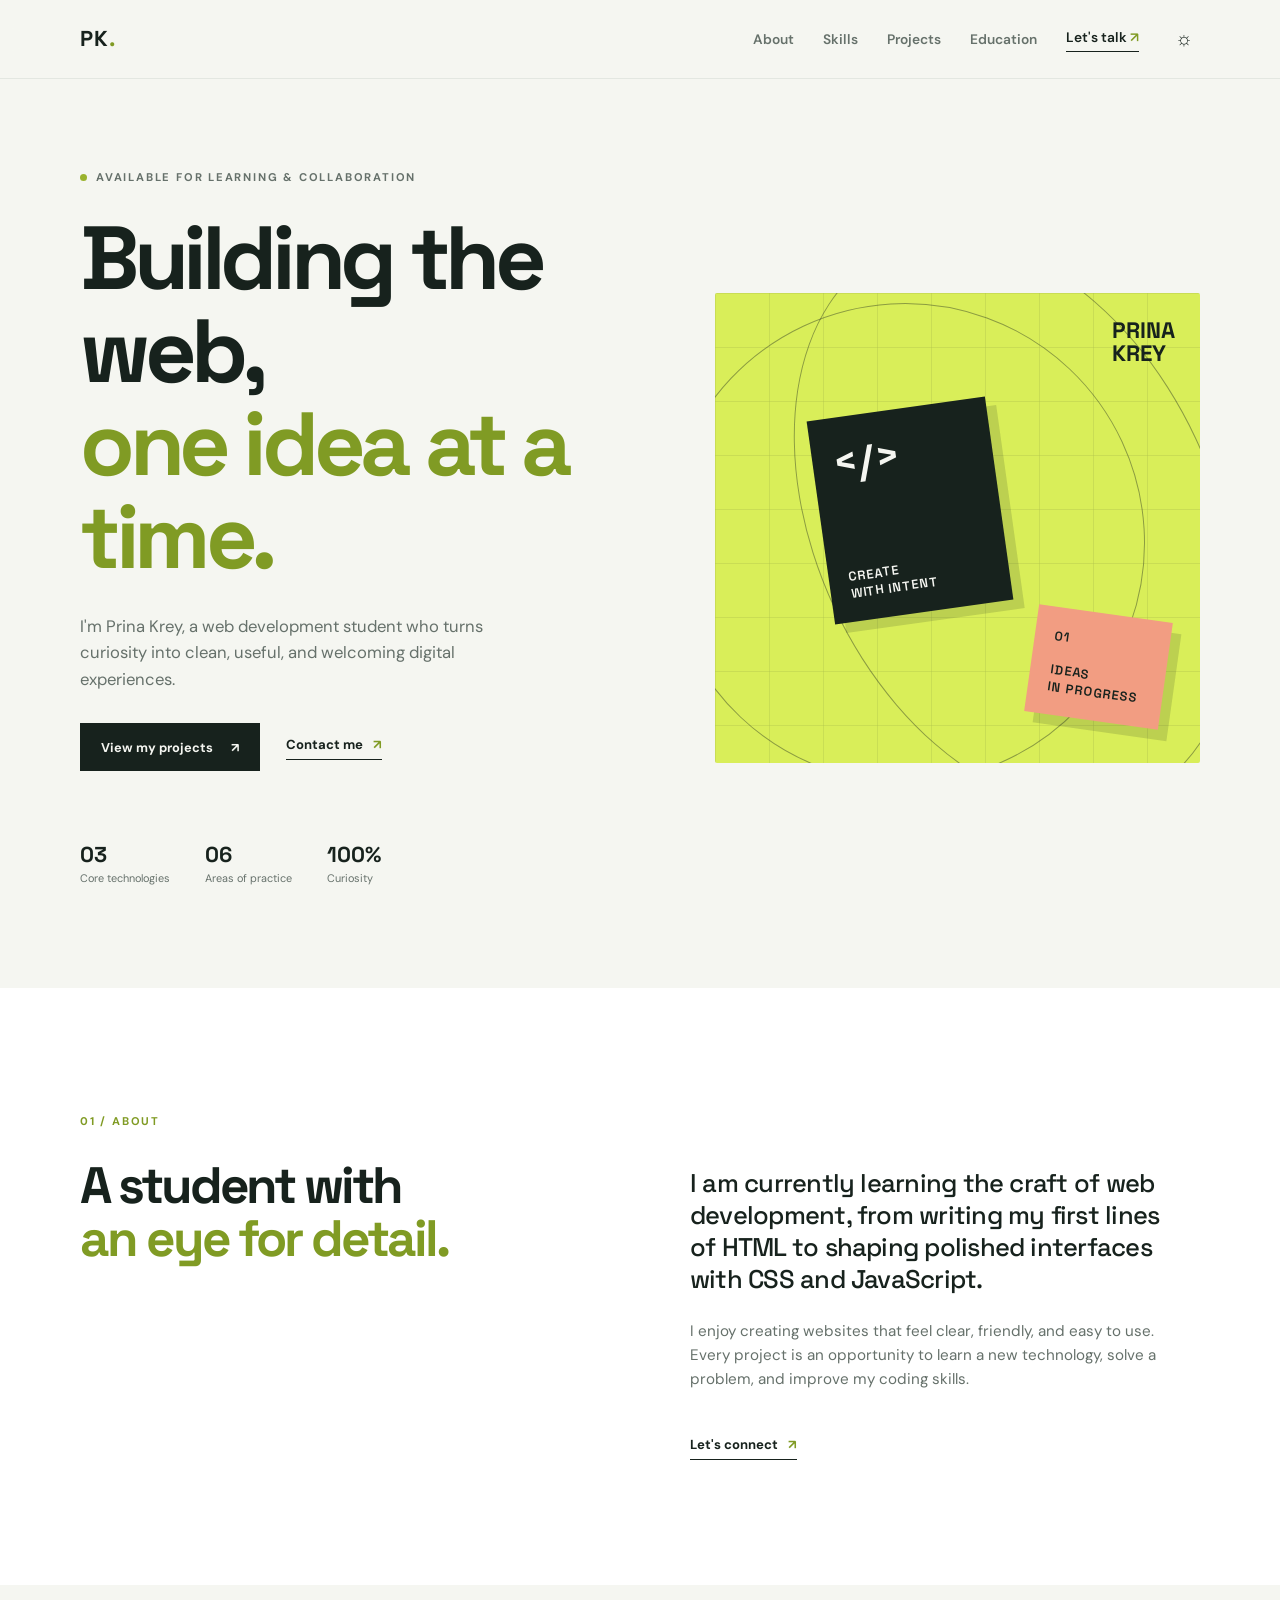
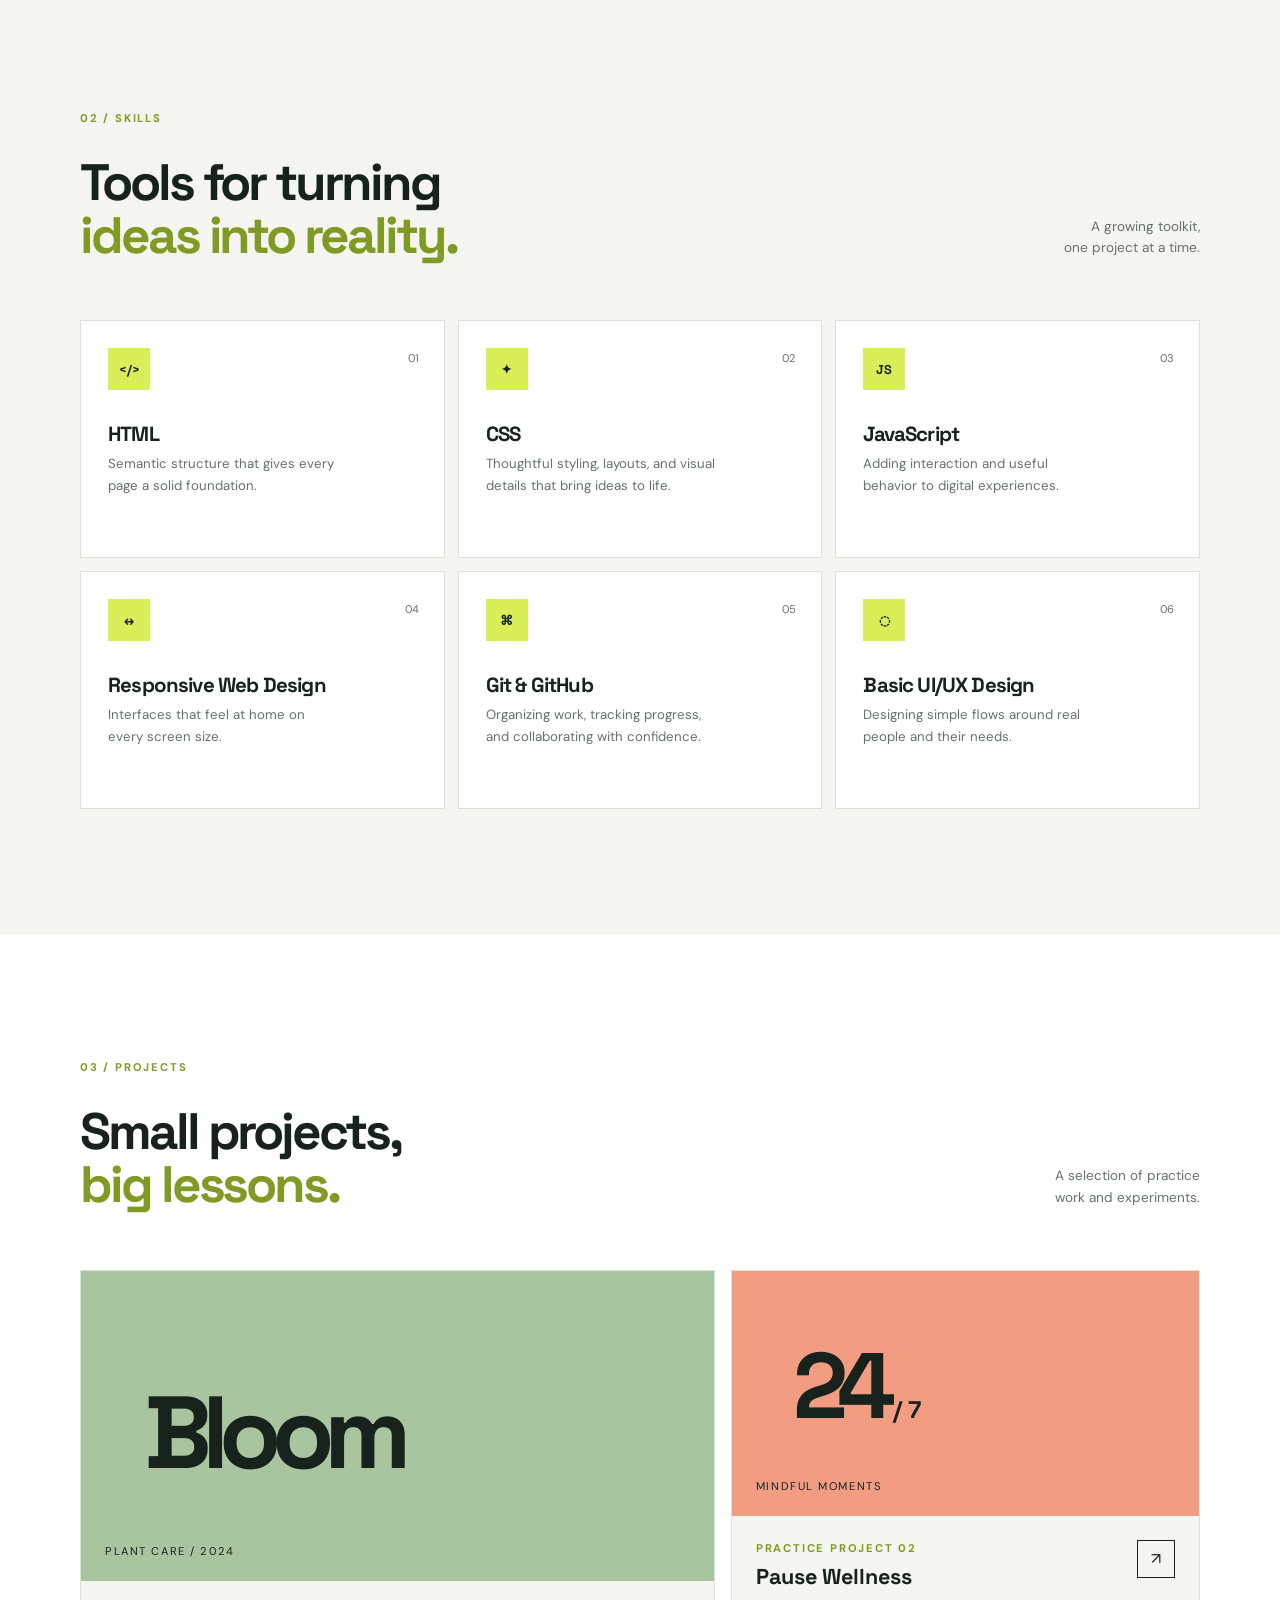
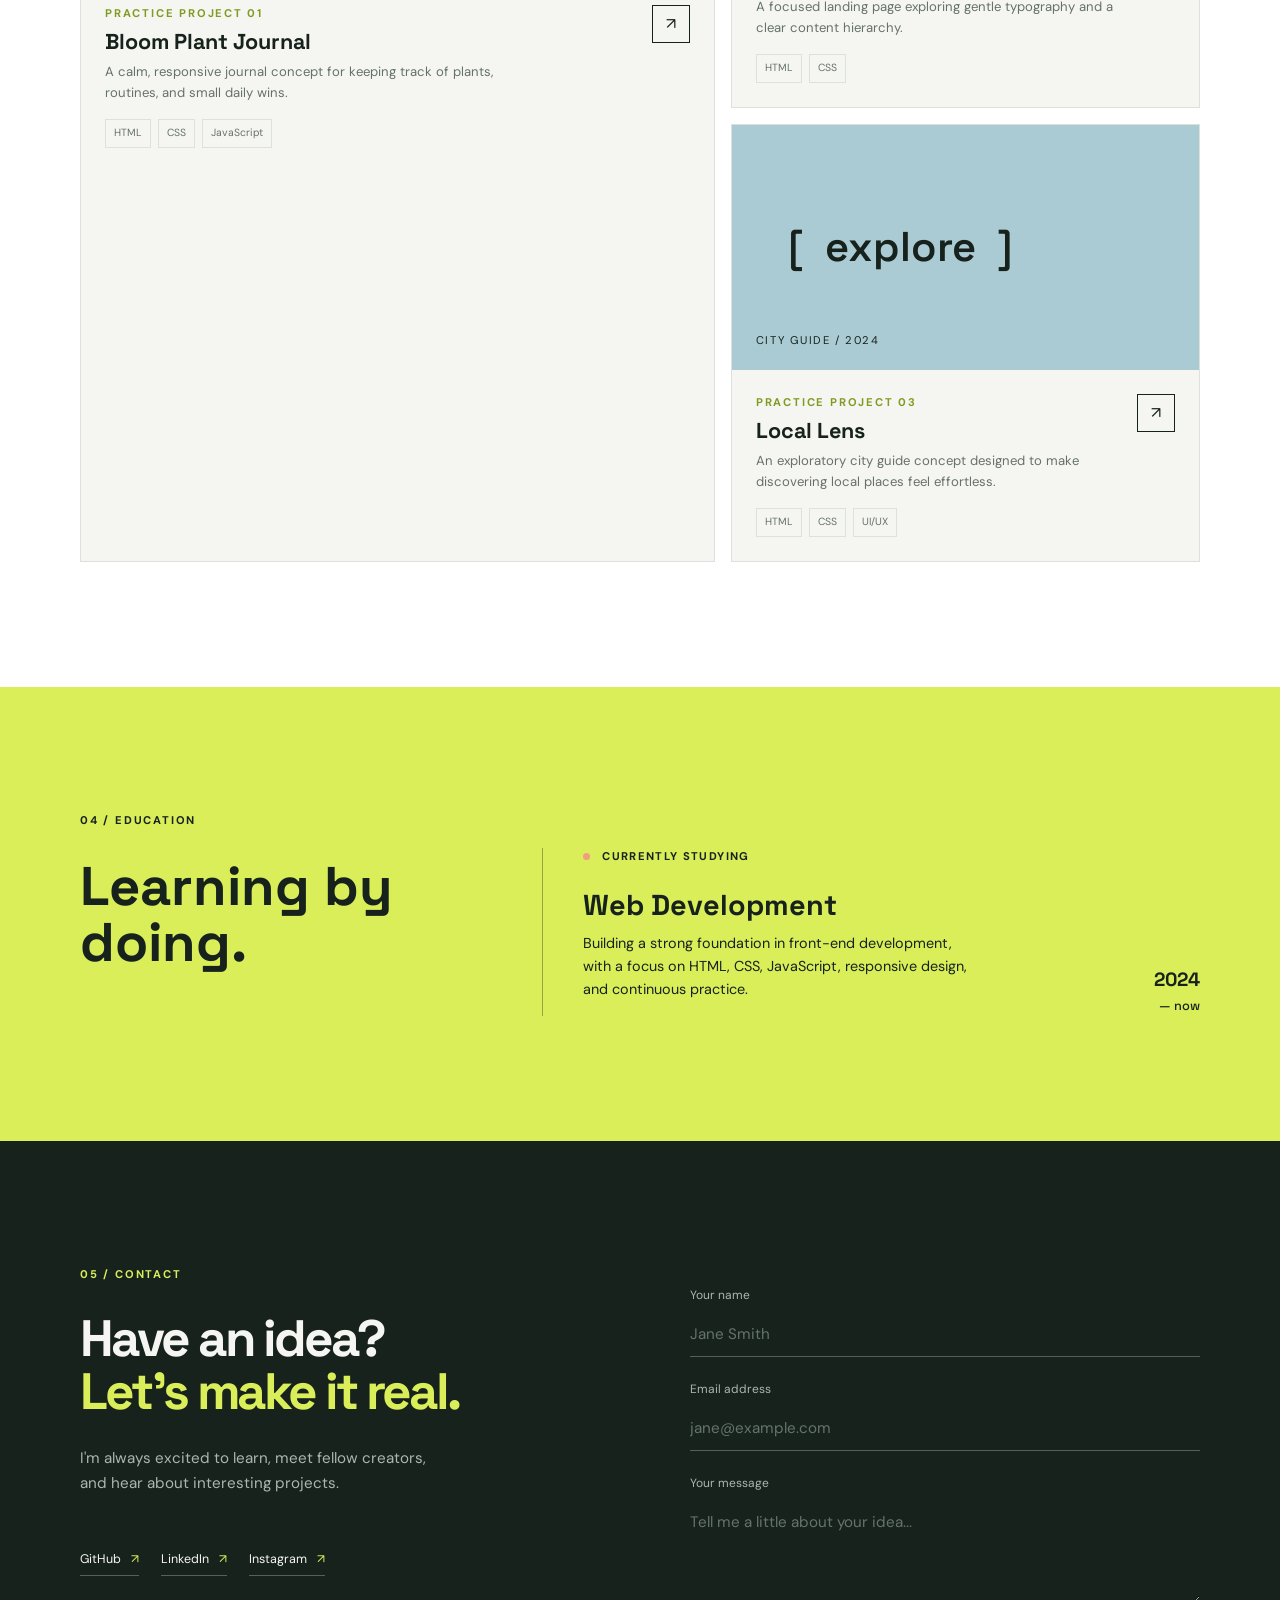
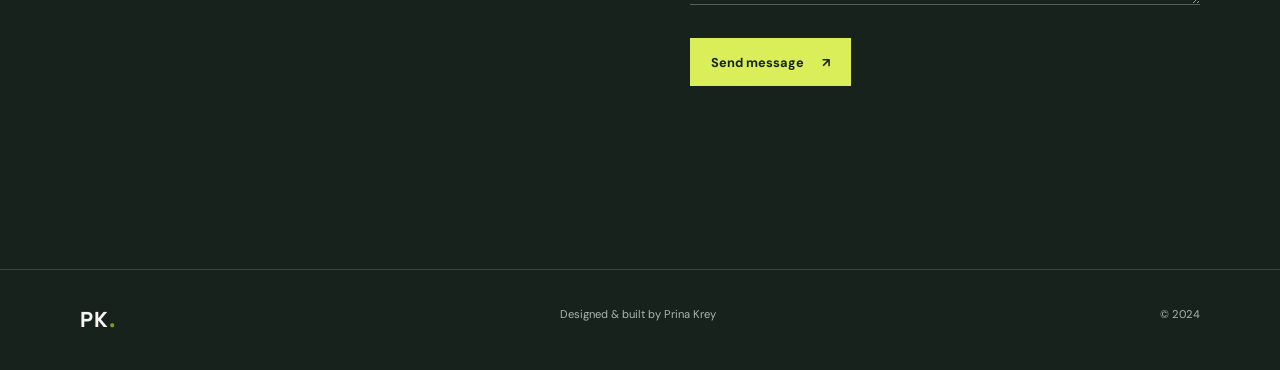
<file: index.html>
<!DOCTYPE html>
<html lang="en">
<head>
  <meta charset="UTF-8">
  <meta name="viewport" content="width=device-width, initial-scale=1.0">
  <meta name="description" content="Prina Krey is a web development student building thoughtful, responsive websites.">
  <title>Prina Krey | Web Development Student</title>
  <link rel="preconnect" href="https://fonts.googleapis.com">
  <link rel="preconnect" href="https://fonts.gstatic.com" crossorigin>
  <link href="https://fonts.googleapis.com/css2?family=DM+Sans:wght@400;500;600;700&family=Space+Grotesk:wght@500;600;700&display=swap" rel="stylesheet">
  <link rel="stylesheet" href="style.css">
</head>
<body>
  <div class="site-shell">
    <header class="site-header">
      <nav class="nav container" aria-label="Main navigation">
        <a class="brand" href="#home" aria-label="Prina Krey home">PK<span>.</span></a>
        <button class="menu-toggle" type="button" aria-expanded="false" aria-controls="main-menu" aria-label="Open navigation menu">
          <span></span><span></span>
        </button>
        <div class="nav-menu" id="main-menu">
          <a href="#about">About</a>
          <a href="#skills">Skills</a>
          <a href="#projects">Projects</a>
          <a href="#education">Education</a>
          <a class="nav-contact" href="#contact">Let's talk <span aria-hidden="true">↗</span></a>
          <button class="theme-toggle" type="button" aria-label="Switch to dark mode" title="Toggle color theme"><span aria-hidden="true">☼</span></button>
        </div>
      </nav>
    </header>

    <main>
      <section class="hero container" id="home">
        <div class="hero-copy reveal">
          <p class="eyebrow"><span class="eyebrow-dot"></span> Available for learning &amp; collaboration</p>
          <h1>Building the web,<br><em>one idea at a time.</em></h1>
          <p class="hero-intro">I'm Prina Krey, a web development student who turns curiosity into clean, useful, and welcoming digital experiences.</p>
          <div class="hero-actions">
            <a class="button button-primary" href="#projects">View my projects <span aria-hidden="true">↗</span></a>
            <a class="text-link" href="#contact">Contact me <span aria-hidden="true">↗</span></a>
          </div>
          <div class="hero-meta">
            <div><strong>03</strong><span>Core technologies</span></div>
            <div><strong>06</strong><span>Areas of practice</span></div>
            <div><strong>100%</strong><span>Curiosity</span></div>
          </div>
        </div>
        <div class="hero-art reveal reveal-delay" aria-label="Abstract colorful illustration">
          <div class="art-grid"></div>
          <div class="art-orbit orbit-one"></div>
          <div class="art-orbit orbit-two"></div>
          <div class="art-card art-card-main"><span class="code-mark">&lt;/&gt;</span><span>create<br>with intent</span></div>
          <div class="art-card art-card-small"><span>01</span><span>ideas<br>in progress</span></div>
          <div class="art-label">PRINA<br>KREY</div>
        </div>
      </section>

      <section class="section about-section" id="about">
        <div class="container split-layout">
          <div class="section-heading reveal"><p class="section-number">01 / ABOUT</p><h2>A student with<br><span>an eye for detail.</span></h2></div>
          <div class="about-copy reveal reveal-delay"><p class="large-copy">I am currently learning the craft of web development, from writing my first lines of HTML to shaping polished interfaces with CSS and JavaScript.</p><p>I enjoy creating websites that feel clear, friendly, and easy to use. Every project is an opportunity to learn a new technology, solve a problem, and improve my coding skills.</p><a class="text-link" href="#contact">Let's connect <span aria-hidden="true">↗</span></a></div>
        </div>
      </section>

      <section class="section skills-section" id="skills">
        <div class="container">
          <div class="section-heading heading-row reveal"><div><p class="section-number">02 / SKILLS</p><h2>Tools for turning<br><span>ideas into reality.</span></h2></div><p class="heading-note">A growing toolkit,<br>one project at a time.</p></div>
          <div class="skills-grid">
            <article class="skill-card reveal"><span class="skill-icon">&lt;/&gt;</span><h3>HTML</h3><p>Semantic structure that gives every page a solid foundation.</p><span class="skill-index">01</span></article>
            <article class="skill-card reveal reveal-delay-1"><span class="skill-icon">✦</span><h3>CSS</h3><p>Thoughtful styling, layouts, and visual details that bring ideas to life.</p><span class="skill-index">02</span></article>
            <article class="skill-card reveal reveal-delay-2"><span class="skill-icon">JS</span><h3>JavaScript</h3><p>Adding interaction and useful behavior to digital experiences.</p><span class="skill-index">03</span></article>
            <article class="skill-card reveal"><span class="skill-icon">↔</span><h3>Responsive Web Design</h3><p>Interfaces that feel at home on every screen size.</p><span class="skill-index">04</span></article>
            <article class="skill-card reveal reveal-delay-1"><span class="skill-icon">⌘</span><h3>Git &amp; GitHub</h3><p>Organizing work, tracking progress, and collaborating with confidence.</p><span class="skill-index">05</span></article>
            <article class="skill-card reveal reveal-delay-2"><span class="skill-icon">◌</span><h3>Basic UI/UX Design</h3><p>Designing simple flows around real people and their needs.</p><span class="skill-index">06</span></article>
          </div>
        </div>
      </section>

      <section class="section projects-section" id="projects">
        <div class="container"><div class="section-heading heading-row reveal"><div><p class="section-number">03 / PROJECTS</p><h2>Small projects,<br><span>big lessons.</span></h2></div><p class="heading-note">A selection of practice<br>work and experiments.</p></div>
          <div class="projects-grid">
            <article class="project-card project-feature reveal"><div class="project-visual visual-sage"><span class="visual-word">Bloom</span><span class="visual-caption">plant care / 2024</span></div><div class="project-info"><div><p class="project-type">Practice project 01</p><h3>Bloom Plant Journal</h3><p>A calm, responsive journal concept for keeping track of plants, routines, and small daily wins.</p><div class="tags"><span>HTML</span><span>CSS</span><span>JavaScript</span></div></div><a class="circle-arrow" href="#contact" aria-label="Ask about Bloom Plant Journal">↗</a></div></article>
            <article class="project-card reveal reveal-delay-1"><div class="project-visual visual-coral"><span class="visual-number">24<span> / 7</span></span><span class="visual-caption">mindful moments</span></div><div class="project-info"><div><p class="project-type">Practice project 02</p><h3>Pause Wellness</h3><p>A focused landing page exploring gentle typography and a clear content hierarchy.</p><div class="tags"><span>HTML</span><span>CSS</span></div></div><a class="circle-arrow" href="#contact" aria-label="Ask about Pause Wellness">↗</a></div></article>
            <article class="project-card reveal reveal-delay-2"><div class="project-visual visual-blue"><span class="visual-bracket">[&nbsp; explore &nbsp;]</span><span class="visual-caption">city guide / 2024</span></div><div class="project-info"><div><p class="project-type">Practice project 03</p><h3>Local Lens</h3><p>An exploratory city guide concept designed to make discovering local places feel effortless.</p><div class="tags"><span>HTML</span><span>CSS</span><span>UI/UX</span></div></div><a class="circle-arrow" href="#contact" aria-label="Ask about Local Lens">↗</a></div></article>
          </div>
        </div>
      </section>

      <section class="section education-section" id="education"><div class="container education-inner reveal"><div><p class="section-number">04 / EDUCATION</p><h2>Learning by<br><span>doing.</span></h2></div><div class="education-detail"><p class="education-status"><span></span> Currently studying</p><h3>Web Development</h3><p>Building a strong foundation in front-end development, with a focus on HTML, CSS, JavaScript, responsive design, and continuous practice.</p></div><div class="education-year">2024<br><span>— now</span></div></div></section>

      <section class="section contact-section" id="contact"><div class="container contact-layout"><div class="contact-copy reveal"><p class="section-number">05 / CONTACT</p><h2>Have an idea?<br><span>Let's make it real.</span></h2><p>I'm always excited to learn, meet fellow creators, and hear about interesting projects.</p><div class="social-links"><a href="https://github.com" target="_blank" rel="noreferrer">GitHub <span>↗</span></a><a href="https://linkedin.com" target="_blank" rel="noreferrer">LinkedIn <span>↗</span></a><a href="https://instagram.com" target="_blank" rel="noreferrer">Instagram <span>↗</span></a></div></div><form class="contact-form reveal reveal-delay"><label for="name">Your name<input id="name" name="name" type="text" placeholder="Jane Smith" required></label><label for="email">Email address<input id="email" name="email" type="email" placeholder="jane@example.com" required></label><label for="message">Your message<textarea id="message" name="message" rows="4" placeholder="Tell me a little about your idea..." required></textarea></label><button class="button button-primary" type="submit">Send message <span aria-hidden="true">↗</span></button><p class="form-status" role="status" aria-live="polite"></p></form></div></section>
    </main>
    <footer class="footer"><div class="container footer-inner"><a class="brand" href="#home">PK<span>.</span></a><p>Designed &amp; built by Prina Krey</p><p>© 2024</p></div></footer>
  </div>
  <script src="script.js"></script>
</body>
</html>
</file>
<file: style.css>
:root {
  --ink: #17221d;
  --muted: #66716b;
  --paper: #f5f6f1;
  --surface: #ffffff;
  --line: #dce1da;
  --lime: #d9ee59;
  --coral: #f29d82;
  --sage: #a9c5a0;
  --blue: #aacbd3;
  --shadow: 0 16px 40px rgba(23, 34, 29, .08);
}
[data-theme="dark"] {
  --ink: #edf2e8; --muted: #aab7ad; --paper: #17221d; --surface: #203029; --line: #35473e;
  --lime: #d9ee59; --shadow: 0 16px 40px rgba(0, 0, 0, .2);
}
* { box-sizing: border-box; }
html { scroll-behavior: smooth; }
body { margin: 0; color: var(--ink); background: var(--paper); font-family: "DM Sans", sans-serif; line-height: 1.6; transition: background .3s, color .3s; }
a { color: inherit; text-decoration: none; }
.container { width: min(1120px, calc(100% - 48px)); margin-inline: auto; }
.site-header { position: sticky; top: 0; z-index: 10; background: color-mix(in srgb, var(--paper) 88%, transparent); backdrop-filter: blur(14px); border-bottom: 1px solid color-mix(in srgb, var(--line) 70%, transparent); }
.nav { min-height: 78px; display: flex; align-items: center; justify-content: space-between; }
.brand { font-family: "Space Grotesk", sans-serif; font-size: 1.35rem; font-weight: 700; letter-spacing: .04em; }
.brand span, h1 em, h2 span { color: #809b24; font-style: normal; }
.nav-menu { display: flex; align-items: center; gap: 29px; color: var(--muted); font-size: .86rem; font-weight: 600; }
.nav-menu a { transition: color .2s; }
.nav-menu a:hover, .social-links a:hover { color: var(--ink); }
.nav-contact { color: var(--ink); border-bottom: 1px solid var(--ink); padding-bottom: 3px; }
.nav-contact span, .text-link span { color: #809b24; }
.theme-toggle, .menu-toggle { border: 0; background: none; color: var(--ink); cursor: pointer; }
.theme-toggle { font-size: 1.2rem; width: 32px; height: 32px; }
.menu-toggle { display: none; }
.hero { min-height: 680px; display: grid; grid-template-columns: 1fr .86fr; align-items: center; gap: 70px; padding-block: 90px 100px; }
.eyebrow, .section-number, .project-type { font-size: .7rem; font-weight: 700; letter-spacing: .16em; text-transform: uppercase; }
.eyebrow { color: var(--muted); display: flex; align-items: center; gap: 9px; margin: 0 0 25px; }
.eyebrow-dot { width: 7px; height: 7px; border-radius: 50%; background: #9ab32e; }
h1, h2, h3, p { margin-top: 0; }
h1, h2, h3 { font-family: "Space Grotesk", sans-serif; line-height: 1.04; }
h1 { font-size: clamp(3.8rem, 7vw, 6.4rem); letter-spacing: -.06em; margin-bottom: 28px; max-width: 690px; }
.hero-intro { color: var(--muted); font-size: 1.04rem; max-width: 450px; margin-bottom: 31px; }
.hero-actions { display: flex; align-items: center; gap: 26px; }
.button { display: inline-flex; align-items: center; justify-content: center; gap: 18px; min-height: 48px; border: 1px solid transparent; padding: 0 20px; font: 700 .8rem "DM Sans", sans-serif; cursor: pointer; transition: transform .2s, box-shadow .2s, background .2s; }
.button:hover { transform: translateY(-3px); box-shadow: var(--shadow); }
.button-primary { background: var(--ink); color: var(--paper); }
.button-primary:hover { background: #809b24; color: #17221d; }
.text-link { display: inline-flex; gap: 10px; align-items: center; font-size: .82rem; font-weight: 700; border-bottom: 1px solid var(--ink); padding-bottom: 4px; }
.hero-meta { display: flex; gap: 35px; margin-top: 70px; }
.hero-meta div { display: flex; flex-direction: column; gap: 2px; }
.hero-meta strong { font: 700 1.35rem "Space Grotesk", sans-serif; }
.hero-meta span { color: var(--muted); font-size: .68rem; }
.hero-art { min-height: 470px; position: relative; overflow: hidden; background: var(--lime); border-radius: 2px; }
.art-grid { position: absolute; inset: 0; opacity: .2; background-image: linear-gradient(rgba(23,34,29,.4) 1px, transparent 1px), linear-gradient(90deg, rgba(23,34,29,.4) 1px, transparent 1px); background-size: 54px 54px; }
.art-orbit { position: absolute; width: 480px; height: 480px; border: 1px solid rgba(23,34,29,.4); border-radius: 50%; transform: rotate(-25deg); }
.orbit-one { left: -50px; top: 10px; }.orbit-two { left: 100px; top: -70px; width: 400px; height: 600px; }
.art-card { position: absolute; background: var(--ink); color: var(--paper); display: flex; flex-direction: column; justify-content: space-between; padding: 20px; font: 600 .8rem "Space Grotesk", sans-serif; text-transform: uppercase; letter-spacing: .08em; box-shadow: 10px 10px 0 rgba(23,34,29,.15); }
.art-card-main { width: 180px; height: 205px; top: 115px; left: 105px; transform: rotate(-8deg); }.art-card-small { width: 135px; height: 108px; right: 34px; bottom: 42px; background: var(--coral); color: var(--ink); transform: rotate(8deg); }.code-mark { font: 700 2.5rem "Space Grotesk"; }.art-label { position: absolute; right: 25px; top: 27px; font: 700 1.4rem/1 "Space Grotesk"; }
.section { padding-block: 125px; }.about-section { background: var(--surface); }.split-layout, .contact-layout { display: grid; grid-template-columns: 1fr 1fr; gap: 100px; }.section-number { color: #809b24; margin-bottom: 28px; }.section-heading h2, .contact-copy h2 { font-size: clamp(2.6rem, 4vw, 4.1rem); letter-spacing: -.06em; margin-bottom: 0; }.about-copy { padding-top: 54px; max-width: 500px; }.large-copy { font: 500 1.6rem/1.25 "Space Grotesk", sans-serif; letter-spacing: -.03em; margin-bottom: 24px; }.about-copy > p:not(.large-copy), .contact-copy > p:not(.section-number) { color: var(--muted); font-size: .95rem; margin-bottom: 28px; }.about-copy .text-link { margin-top: 14px; }
.heading-row { display: flex; justify-content: space-between; align-items: end; margin-bottom: 58px; }.heading-note { color: var(--muted); text-align: right; font-size: .85rem; margin-bottom: 3px; }.skills-grid { display: grid; grid-template-columns: repeat(3, 1fr); gap: 13px; }.skill-card { position: relative; min-height: 238px; padding: 27px; border: 1px solid var(--line); background: var(--surface); transition: transform .25s, box-shadow .25s; }.skill-card:hover, .project-card:hover { transform: translateY(-6px); box-shadow: var(--shadow); }.skill-icon { display: inline-flex; align-items: center; justify-content: center; width: 42px; height: 42px; margin-bottom: 34px; background: var(--lime); color: var(--ink); font: 700 .8rem "Space Grotesk"; }.skill-card h3 { font-size: 1.28rem; letter-spacing: -.04em; margin-bottom: 8px; }.skill-card p { color: var(--muted); font-size: .83rem; max-width: 230px; }.skill-index { position: absolute; right: 25px; top: 29px; color: var(--muted); font-size: .7rem; }
.projects-section { background: var(--surface); }.projects-grid { display: grid; grid-template-columns: 1.15fr .85fr; gap: 16px; }.project-card { border: 1px solid var(--line); background: var(--paper); transition: transform .25s, box-shadow .25s; }.project-feature { grid-row: span 2; }.project-visual { min-height: 245px; padding: 24px; position: relative; overflow: hidden; }.project-feature .project-visual { min-height: 310px; }.visual-sage { background: var(--sage); }.visual-coral { background: var(--coral); }.visual-blue { background: var(--blue); }.visual-word { position: absolute; left: 10%; top: 31%; font: 700 clamp(3.8rem, 8vw, 7.5rem) "Space Grotesk"; letter-spacing: -.1em; }.visual-number { position: absolute; left: 13%; top: 23%; font: 700 5.8rem "Space Grotesk"; letter-spacing: -.1em; }.visual-number span { font-size: 1.5rem; letter-spacing: 0; }.visual-bracket { position: absolute; left: 12%; top: 39%; font: 600 2.6rem "Space Grotesk"; }.visual-caption { position: absolute; left: 24px; bottom: 20px; font-size: .7rem; text-transform: uppercase; letter-spacing: .14em; }.project-info { display: flex; justify-content: space-between; gap: 20px; padding: 24px; }.project-type { color: #809b24; margin-bottom: 8px; }.project-info h3 { font-size: 1.35rem; margin-bottom: 8px; }.project-info p:not(.project-type) { color: var(--muted); font-size: .82rem; margin-bottom: 16px; max-width: 440px; }.tags { display: flex; gap: 7px; flex-wrap: wrap; }.tags span { padding: 5px 8px; border: 1px solid var(--line); color: var(--muted); font-size: .65rem; }.circle-arrow { flex: 0 0 auto; display: grid; place-items: center; width: 38px; height: 38px; border: 1px solid var(--ink); font-size: 1rem; transition: background .2s, color .2s; }.circle-arrow:hover { background: var(--ink); color: var(--paper); }
.education-section { background: var(--lime); }.education-inner { display: grid; grid-template-columns: 1fr 1.1fr .4fr; gap: 70px; align-items: end; }.education-inner .section-number { color: var(--ink); }.education-inner h2 { font-size: 3.4rem; }.education-inner h2 span { color: var(--ink); }.education-detail { border-left: 1px solid rgba(23,34,29,.35); padding-left: 40px; }.education-status { font-size: .7rem; font-weight: 700; text-transform: uppercase; letter-spacing: .12em; }.education-status span { display: inline-block; width: 7px; height: 7px; margin-right: 8px; background: var(--coral); border-radius: 50%; }.education-detail h3 { font-size: 1.8rem; margin: 25px 0 11px; }.education-detail > p:last-child { max-width: 420px; font-size: .9rem; }.education-year { font: 700 1.2rem/1.25 "Space Grotesk"; text-align: right; }.education-year span { font-size: .8rem; font-weight: 500; }
.contact-section { background: var(--ink); color: var(--paper); }.contact-copy .section-number { color: var(--lime); }.contact-copy h2 span { color: var(--lime); }.contact-copy > p:not(.section-number) { color: #aab7ad; max-width: 350px; margin-top: 28px; }.social-links { display: flex; gap: 22px; margin-top: 55px; }.social-links a { font-size: .78rem; border-bottom: 1px solid #536259; padding-bottom: 5px; }.social-links span { color: var(--lime); margin-left: 7px; }.contact-form { display: flex; flex-direction: column; gap: 23px; padding-top: 20px; }.contact-form label { color: #aab7ad; font-size: .75rem; }.contact-form input, .contact-form textarea { display: block; width: 100%; resize: vertical; margin-top: 7px; padding: 12px 0; border: 0; border-bottom: 1px solid #536259; outline: 0; color: var(--paper); background: transparent; font: .95rem "DM Sans"; }.contact-form input:focus, .contact-form textarea:focus { border-color: var(--lime); }.contact-form input::placeholder, .contact-form textarea::placeholder { color: #65746b; }.contact-form .button { align-self: start; margin-top: 10px; background: var(--lime); color: var(--ink); }.form-status { min-height: 22px; color: var(--lime); font-size: .8rem; }
.footer { background: var(--ink); border-top: 1px solid #35473e; color: #aab7ad; }.footer-inner { min-height: 100px; display: flex; justify-content: space-between; align-items: center; font-size: .7rem; }.footer .brand { color: var(--paper); }
.reveal { opacity: 0; transform: translateY(22px); transition: opacity .7s ease, transform .7s ease; }.reveal.visible { opacity: 1; transform: translateY(0); }.reveal-delay { transition-delay: .15s; }.reveal-delay-1 { transition-delay: .1s; }.reveal-delay-2 { transition-delay: .2s; }
@media (max-width: 800px) { .container { width: min(100% - 34px, 600px); }.nav { min-height: 68px; }.menu-toggle { display: flex; flex-direction: column; gap: 5px; padding: 9px 0 9px 9px; }.menu-toggle span { display: block; width: 22px; height: 2px; background: var(--ink); }.nav-menu { position: absolute; display: none; top: 68px; left: 0; right: 0; padding: 24px 17px; flex-direction: column; align-items: flex-start; gap: 20px; border-bottom: 1px solid var(--line); background: var(--paper); }.nav-menu.is-open { display: flex; }.theme-toggle { position: absolute; right: 17px; top: 17px; }.hero { grid-template-columns: 1fr; gap: 45px; padding-block: 72px 70px; }.hero-art { min-height: 350px; }.art-card-main { top: 78px; left: 17%; }.art-card-small { right: 10%; bottom: 28px; }.hero-meta { margin-top: 50px; gap: 20px; }.section { padding-block: 80px; }.split-layout, .contact-layout { grid-template-columns: 1fr; gap: 35px; }.about-copy { padding-top: 0; }.heading-row { align-items: start; flex-direction: column; gap: 20px; margin-bottom: 34px; }.heading-note { text-align: left; }.skills-grid { grid-template-columns: 1fr 1fr; }.projects-grid { grid-template-columns: 1fr; }.project-feature { grid-row: auto; }.project-feature .project-visual, .project-visual { min-height: 240px; }.education-inner { grid-template-columns: 1fr; gap: 30px; align-items: start; }.education-detail { border-left: 0; border-top: 1px solid rgba(23,34,29,.35); padding: 28px 0 0; }.education-year { text-align: left; }.footer-inner { min-height: 84px; gap: 15px; flex-wrap: wrap; }.footer-inner p { margin: 0; } }
@media (max-width: 480px) { h1 { font-size: 3.35rem; }.hero-intro { font-size: .95rem; }.hero-actions { align-items: flex-start; flex-direction: column; gap: 18px; }.hero-meta { justify-content: space-between; gap: 10px; }.hero-meta strong { font-size: 1.1rem; }.hero-meta span { font-size: .6rem; }.skills-grid { grid-template-columns: 1fr; }.skill-card { min-height: 210px; }.project-info { padding: 19px; }.visual-word { font-size: 4.4rem; }.social-links { flex-wrap: wrap; margin-top: 35px; }.footer-inner { justify-content: flex-start; } }
@media (prefers-reduced-motion: reduce) { html { scroll-behavior: auto; }.reveal { opacity: 1; transform: none; transition: none; } * { transition-duration: .01ms !important; } }
</file>
